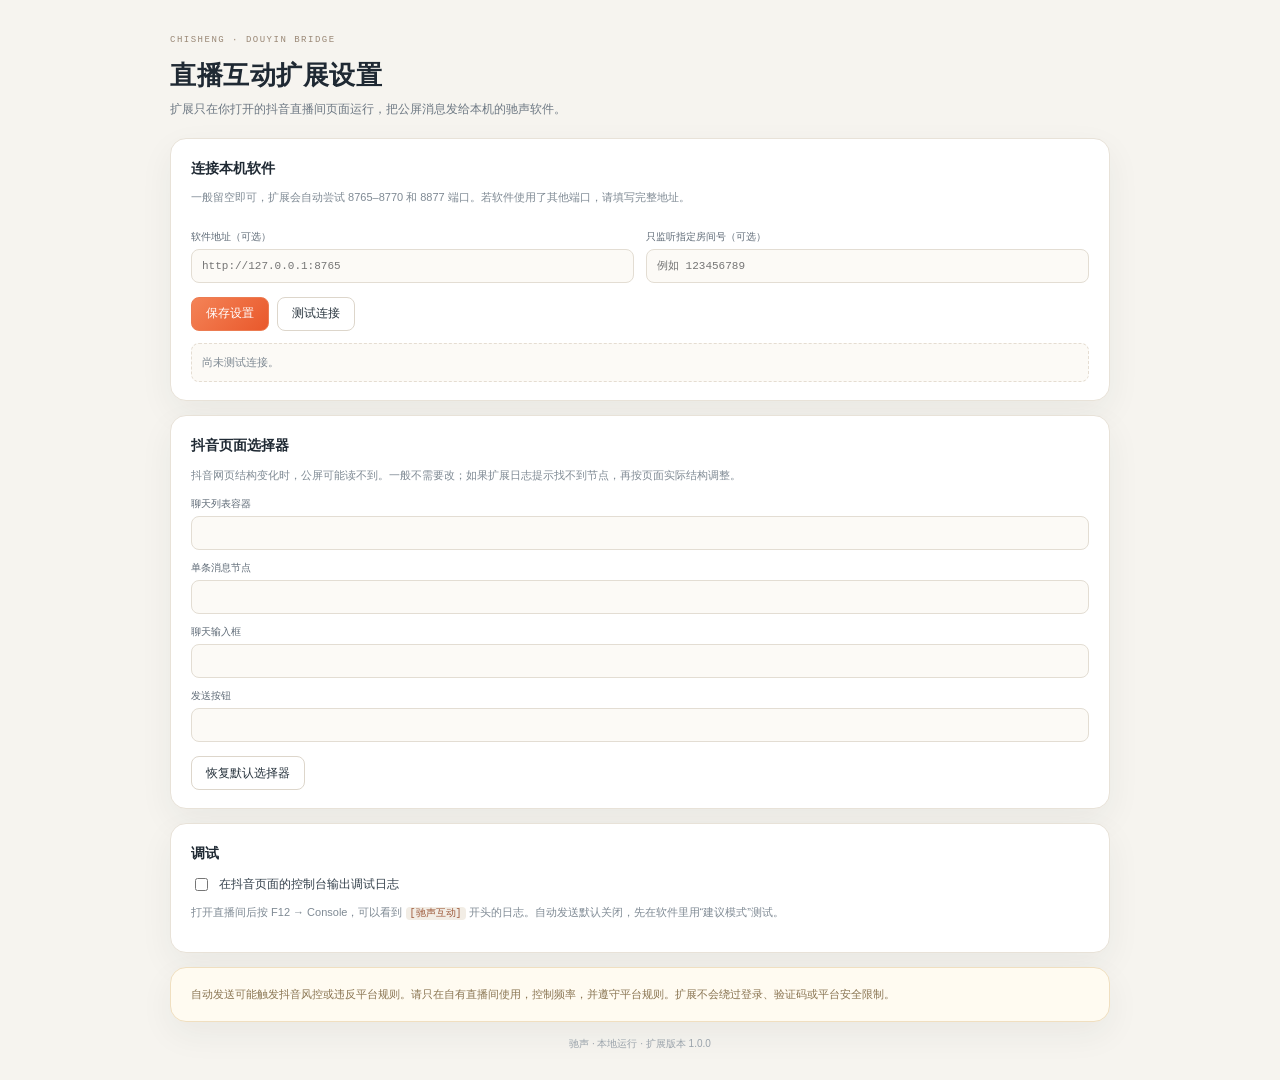
<file: douyin-extension/options.html>
<!DOCTYPE html>
<html lang="zh-CN">
<head>
  <meta charset="utf-8">
  <title>驰声直播互动 · 扩展设置</title>
  <style>
    :root { color-scheme: light; }
    * { box-sizing: border-box; }
    body {
      margin: 0; padding: 28px;
      background: #f6f4ef; color: #1f2933;
      font-family: "Microsoft YaHei UI", "Microsoft YaHei", "PingFang SC", sans-serif;
      font-size: 13px; line-height: 1.6;
    }
    .wrap { max-width: 940px; margin: 0 auto; }
    .head { margin-bottom: 18px; }
    .head small { color: #9a8876; font-family: Consolas, monospace; letter-spacing: 1.5px; font-size: 9px; }
    h1 { margin: 6px 0 4px; font-size: 26px; letter-spacing: .5px; }
    .head p { margin: 0; color: #6d7883; font-size: 12px; }
    .card {
      margin-bottom: 14px; padding: 18px 20px; border: 1px solid #e8e2d8;
      border-radius: 16px; background: #fff; box-shadow: 0 12px 34px rgba(36,45,55,.06);
    }
    h2 { margin: 0 0 10px; font-size: 14px; }
    .hint { margin: 0 0 12px; color: #7f8a94; font-size: 11px; }
    label { display: block; margin-top: 10px; }
    label span { display: block; margin-bottom: 4px; color: #5f6b77; font-size: 10px; }
    input {
      width: 100%; height: 34px; padding: 0 10px; border: 1px solid #e3ddd3;
      border-radius: 8px; background: #fcfaf6; color: #26313b; font-size: 12px;
    }
    input.code { font-family: Consolas, monospace; font-size: 11px; }
    .two { display: grid; grid-template-columns: 1fr 1fr; gap: 12px; }
    .actions { display: flex; gap: 8px; margin-top: 14px; flex-wrap: wrap; }
    button {
      min-height: 34px; padding: 7px 14px; border: 1px solid #ddd6cb; border-radius: 8px;
      background: #fff; color: #27333d; font-size: 12px; cursor: pointer;
    }
    button.primary { border-color: #ec7c52; background: linear-gradient(135deg,#f48357,#e9582b); color: #fff; }
    button:hover { filter: brightness(.98); }
    .status { margin-top: 12px; padding: 10px; border: 1px dashed #e5ddd2; border-radius: 8px; background: #fcfaf6; color: #7d8892; font-size: 11px; white-space: pre-wrap; }
    .status.ok { border-color: #c8e7df; background: #f3fbf8; color: #087d6d; }
    .status.err { border-color: #f0c7c7; background: #fff7f7; color: #b33c3c; }
    code { padding: 1px 4px; border-radius: 4px; background: #f2ede5; color: #9e5b3c; font-size: 10px; }
    .note { border-color: #f0dfc0; background: #fffbf1; color: #8a7552; font-size: 11px; }
    .footer { color: #9aa3ab; font-size: 10px; text-align: center; margin: 14px 0 0; }
    @media (max-width: 700px) { body { padding: 16px; } .two { grid-template-columns: 1fr; } }
  </style>
</head>
<body>
  <div class="wrap">
    <div class="head">
      <small>CHISHENG · DOUYIN BRIDGE</small>
      <h1>直播互动扩展设置</h1>
      <p>扩展只在你打开的抖音直播间页面运行，把公屏消息发给本机的驰声软件。</p>
    </div>

    <section class="card">
      <h2>连接本机软件</h2>
      <p class="hint">一般留空即可，扩展会自动尝试 8765–8770 和 8877 端口。若软件使用了其他端口，请填写完整地址。</p>
      <div class="two">
        <label><span>软件地址（可选）</span><input id="baseUrl" class="code" placeholder="http://127.0.0.1:8765"></label>
        <label><span>只监听指定房间号（可选）</span><input id="roomId" class="code" placeholder="例如 123456789"></label>
      </div>
      <div class="actions">
        <button class="primary" id="saveBtn" type="button">保存设置</button>
        <button id="testBtn" type="button">测试连接</button>
      </div>
      <div class="status" id="connStatus">尚未测试连接。</div>
    </section>

    <section class="card">
      <h2>抖音页面选择器</h2>
      <p class="hint">抖音网页结构变化时，公屏可能读不到。一般不需要改；如果扩展日志提示找不到节点，再按页面实际结构调整。</p>
      <label><span>聊天列表容器</span><input id="chatContainer" class="code"></label>
      <label><span>单条消息节点</span><input id="messageSelector" class="code"></label>
      <label><span>聊天输入框</span><input id="inputSelector" class="code"></label>
      <label><span>发送按钮</span><input id="sendSelector" class="code"></label>
      <div class="actions">
        <button id="resetSelectorsBtn" type="button">恢复默认选择器</button>
      </div>
    </section>

    <section class="card">
      <h2>调试</h2>
      <label style="display:flex;align-items:center;gap:8px;margin-top:0">
        <input id="debug" type="checkbox" style="width:auto;height:auto">
        <span style="margin:0;font-size:12px;color:#34414c">在抖音页面的控制台输出调试日志</span>
      </label>
      <p class="hint" style="margin-top:10px">打开直播间后按 F12 → Console，可以看到 <code>[驰声互动]</code> 开头的日志。自动发送默认关闭，先在软件里用“建议模式”测试。</p>
    </section>

    <div class="card note">
      自动发送可能触发抖音风控或违反平台规则。请只在自有直播间使用，控制频率，并遵守平台规则。扩展不会绕过登录、验证码或平台安全限制。
    </div>
    <p class="footer">驰声 · 本地运行 · 扩展版本 1.0.0</p>
  </div>
  <script src="options.js"></script>
</body>
</html>
</file>
